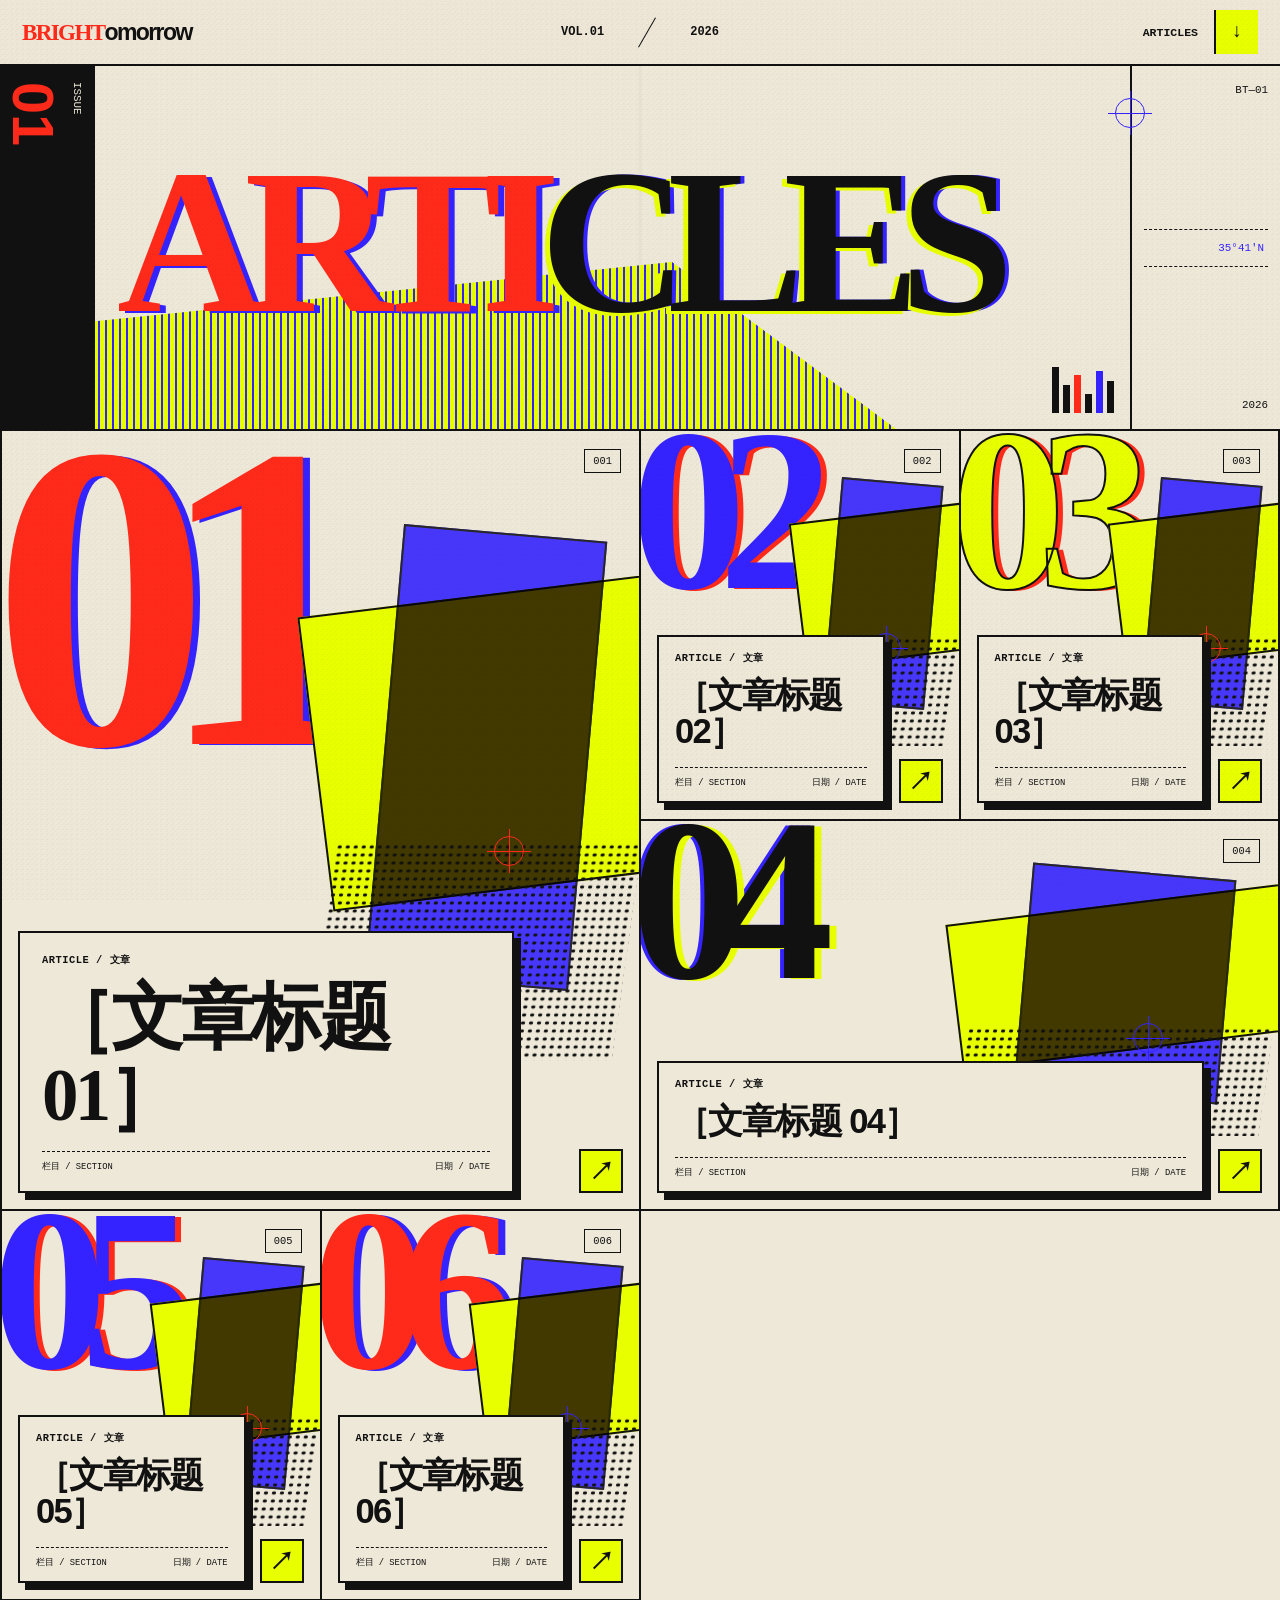
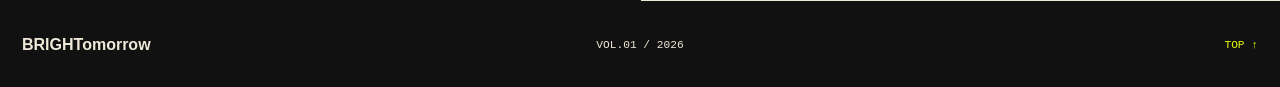
<file: index.html>
<!doctype html>
<html lang="zh-CN">
  <head>
    <meta charset="UTF-8" />
    <meta name="viewport" content="width=device-width, initial-scale=1" />
    <meta name="theme-color" content="#eee8d8" />
    <meta name="description" content="BRIGHTomorrow 中文 Zine" />
    <title>BRIGHTomorrow — 中文 Zine</title>
    <link rel="stylesheet" href="styles.css" />
  </head>
  <body>
    <div class="zine-shell">
      <div class="paper-noise" aria-hidden="true"></div>

      <header class="site-header">
        <a class="wordmark" href="#top" aria-label="BRIGHTomorrow 首页">
          <span>BRIGHT</span>omorrow
        </a>
        <div class="issue-lockup" aria-label="第一期，2026 年">
          <span>VOL.01</span><i></i><span>2026</span>
        </div>
        <a class="article-jump" href="#articles">
          <span>ARTICLES</span><span class="jump-icon" aria-hidden="true">↓</span>
        </a>
      </header>

      <main id="top">
        <section class="front-matter" aria-labelledby="issue-heading">
          <div class="front-label"><span>ISSUE</span><b>01</b></div>
          <h1 id="issue-heading" aria-label="BRIGHTomorrow 第一期文章">
            <span>ARTI</span><span class="offset-word">CLES</span>
          </h1>
          <div class="front-code" aria-hidden="true">
            <span>BT—01</span><span>35°41′N</span><span>2026</span>
          </div>
          <div class="front-bars" aria-hidden="true">
            <span></span><span></span><span></span><span></span><span></span><span></span>
          </div>
          <span class="registration-mark" aria-hidden="true"></span>
        </section>

        <section class="article-grid" id="articles" aria-label="文章"></section>
      </main>

      <footer class="site-footer">
        <span>BRIGHTomorrow</span><span>VOL.01 / 2026</span><a href="#top">TOP ↑</a>
      </footer>
    </div>
    <script src="markdown.js" defer></script>
    <script src="app.js" defer></script>
  </body>
</html>
</file>
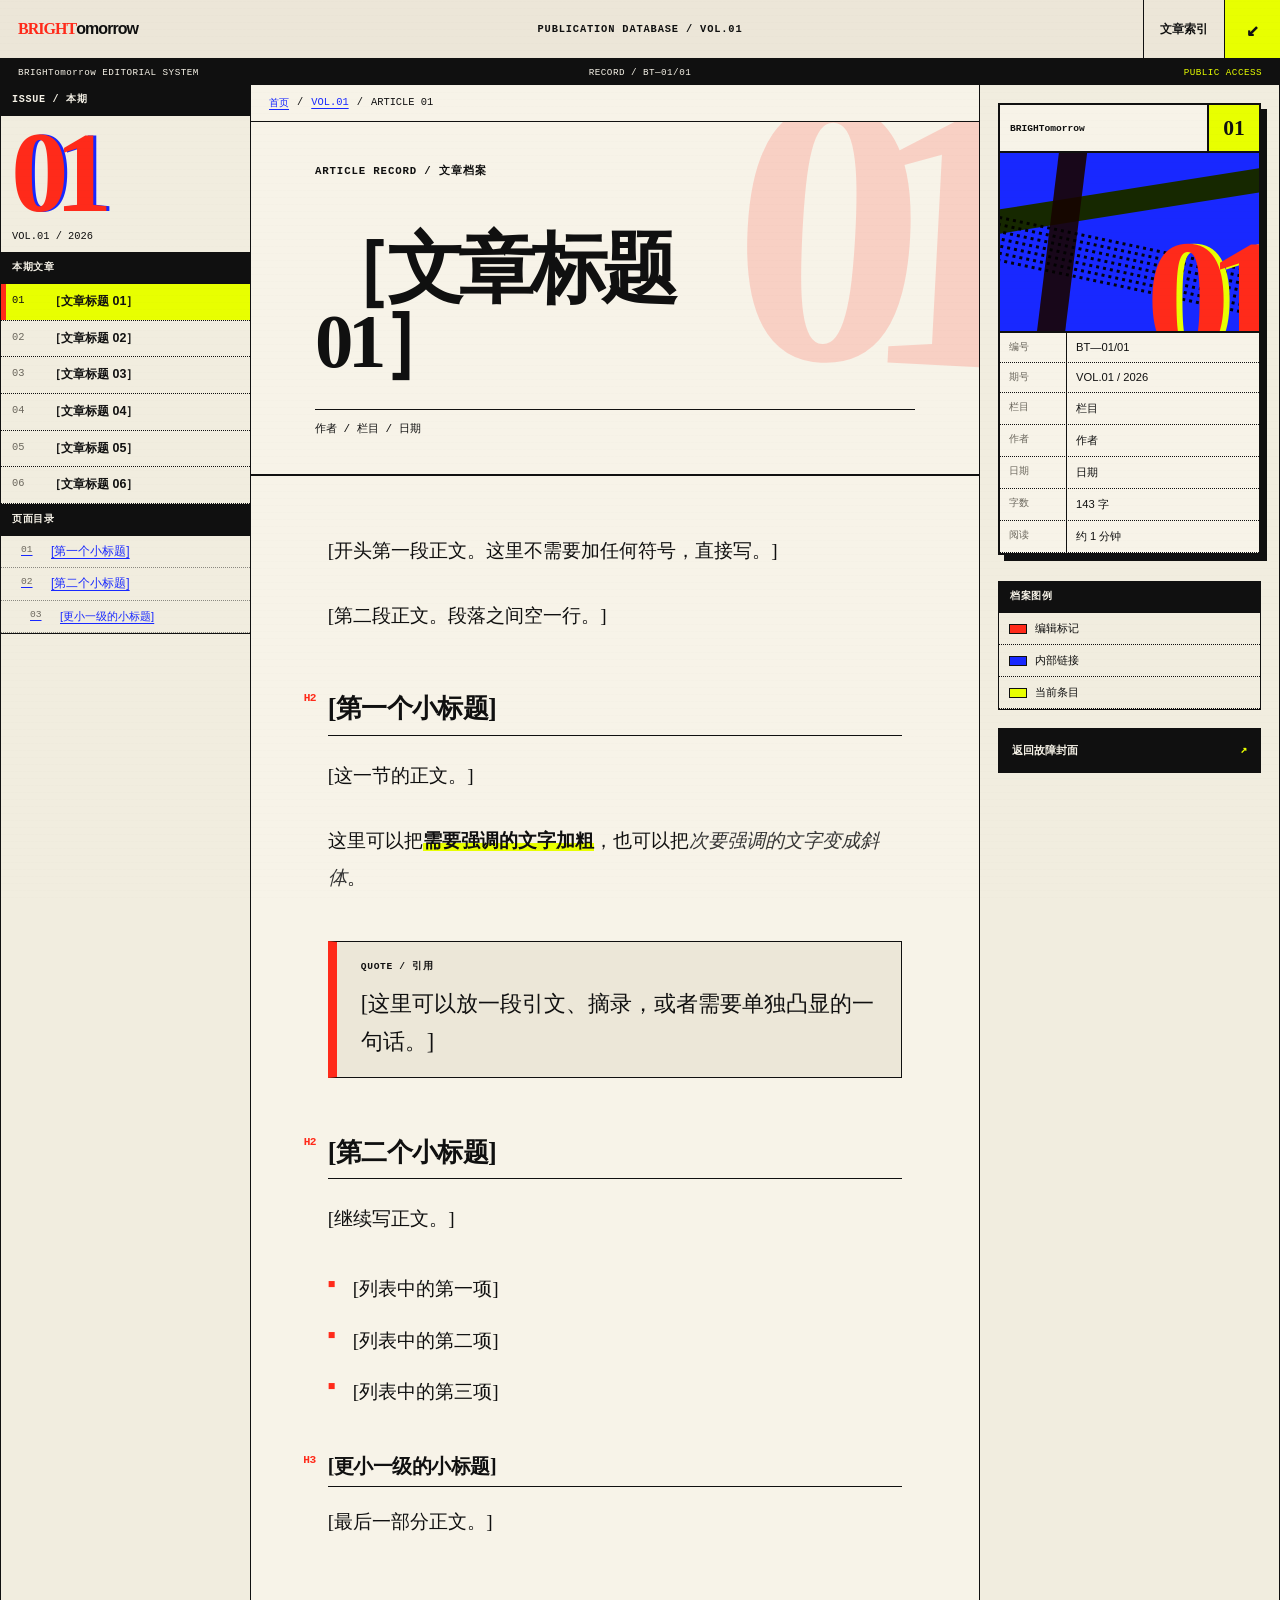
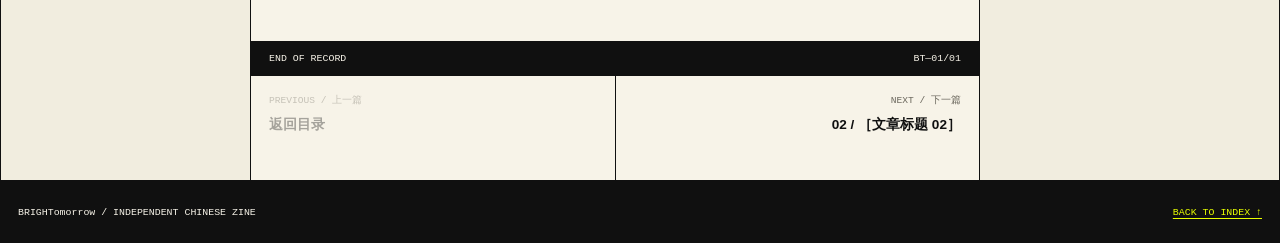
<file: article.html>
<!doctype html>
<html lang="zh-CN">
  <head>
    <meta charset="UTF-8" />
    <meta name="viewport" content="width=device-width, initial-scale=1" />
    <meta name="theme-color" content="#ece7d8" />
    <meta name="description" content="BRIGHTomorrow 文章档案" />
    <title>文章档案 — BRIGHTomorrow</title>
    <link rel="stylesheet" href="article.css" />
  </head>
  <body>
    <div class="archive-noise" aria-hidden="true"></div>

    <header class="archive-header">
      <a class="archive-wordmark" href="index.html" aria-label="返回 BRIGHTomorrow 首页">
        <span>BRIGHT</span>omorrow
      </a>
      <p>PUBLICATION DATABASE / VOL.01</p>
      <a class="index-button" href="index.html#articles">文章索引 <span>↙</span></a>
    </header>

    <div class="system-strip" aria-label="档案状态">
      <span>BRIGHTomorrow EDITORIAL SYSTEM</span>
      <span id="system-record">RECORD / --</span>
      <span>PUBLIC ACCESS</span>
    </div>

    <main class="archive-layout" id="archive-layout" aria-live="polite">
      <aside class="archive-sidebar" aria-label="本期导航">
        <section class="side-module issue-module">
          <p class="module-label">ISSUE / 本期</p>
          <div class="issue-number">01</div>
          <p>VOL.01 / 2026</p>
        </section>

        <nav class="side-module" aria-labelledby="issue-nav-title">
          <h2 id="issue-nav-title">本期文章</h2>
          <ol class="issue-navigation" id="issue-navigation"></ol>
        </nav>

        <nav class="side-module toc-module" aria-labelledby="toc-title">
          <h2 id="toc-title">页面目录</h2>
          <ol id="article-toc"></ol>
        </nav>
      </aside>

      <article class="archive-article">
        <nav class="breadcrumbs" aria-label="面包屑导航">
          <a href="index.html">首页</a><span>/</span>
          <a href="index.html#articles">VOL.01</a><span>/</span>
          <span id="breadcrumb-number">ARTICLE --</span>
        </nav>

        <header class="article-heading">
          <p class="article-kicker">ARTICLE RECORD / 文章档案</p>
          <div class="article-ghost-number" id="article-ghost-number" aria-hidden="true">--</div>
          <h1 id="article-title">正在读取文章……</h1>
          <p class="article-byline" id="article-byline">BRIGHTomorrow / VOL.01</p>
        </header>

        <dl class="mobile-record" id="mobile-record" aria-label="文章资料"></dl>

        <div class="article-body" id="article-body">
          <p class="loading-copy">LOADING RECORD……</p>
        </div>

        <footer class="article-end">
          <span>END OF RECORD</span>
          <span id="end-record">BT—01/--</span>
        </footer>

        <nav class="article-pagination" aria-label="文章翻页">
          <a id="previous-article" href="index.html#articles"><small>PREVIOUS / 上一篇</small><strong>返回目录</strong></a>
          <a id="next-article" href="index.html#articles"><small>NEXT / 下一篇</small><strong>返回目录</strong></a>
        </nav>
      </article>

      <aside class="archive-infobox" aria-label="文章资料卡">
        <section class="record-card">
          <header>
            <span>BRIGHTomorrow</span>
            <b id="record-number">--</b>
          </header>
          <div class="record-glitch" aria-hidden="true"><i></i><i></i><i></i><span id="record-watermark">--</span></div>
          <dl id="article-record"></dl>
        </section>

        <section class="side-module legend-module">
          <h2>档案图例</h2>
          <p><span class="legend-swatch swatch-red"></span>编辑标记</p>
          <p><span class="legend-swatch swatch-blue"></span>内部链接</p>
          <p><span class="legend-swatch swatch-yellow"></span>当前条目</p>
        </section>

        <a class="return-poster" href="index.html">返回故障封面 <span>↗</span></a>
      </aside>
    </main>

    <footer class="archive-footer">
      <span>BRIGHTomorrow / INDEPENDENT CHINESE ZINE</span>
      <a href="index.html#top">BACK TO INDEX ↑</a>
    </footer>

    <script src="markdown.js" defer></script>
    <script src="article.js" defer></script>
  </body>
</html>
</file>
<file: styles.css>
:root {
  --paper: #eee8d8;
  --ink: #111111;
  --red: #ff2a1a;
  --blue: #3423ff;
  --yellow: #e8ff00;
  --line: 2px solid var(--ink);
}

* { box-sizing: border-box; }
html { scroll-behavior: smooth; }
body {
  margin: 0;
  background: var(--paper);
  color: var(--ink);
  font-family: Arial, "Noto Sans SC", "PingFang SC", "Microsoft YaHei", sans-serif;
}
a { color: inherit; text-decoration: none; }
::selection { background: var(--blue); color: var(--yellow); }

.zine-shell {
  position: relative;
  min-height: 100vh;
  overflow: clip;
  background: linear-gradient(90deg, transparent 0 49.8%, rgba(17,17,17,.035) 50%, transparent 50.2%), var(--paper);
}
.paper-noise {
  position: fixed;
  inset: 0;
  z-index: 20;
  pointer-events: none;
  opacity: .22;
  mix-blend-mode: multiply;
  background-image: repeating-radial-gradient(circle at 17% 31%, rgba(17,17,17,.15) 0 .45px, transparent .6px 3px), repeating-linear-gradient(93deg, transparent 0 4px, rgba(17,17,17,.025) 5px 6px);
  background-size: 5px 5px, 100% 7px;
}

.site-header {
  position: relative;
  z-index: 10;
  display: grid;
  grid-template-columns: 1fr auto 1fr;
  align-items: center;
  min-height: 66px;
  padding: 0 22px;
  border-bottom: var(--line);
  background: rgba(238,232,216,.93);
}
.wordmark { width: fit-content; font-size: clamp(1rem,1.8vw,1.45rem); font-weight: 900; letter-spacing: -.07em; }
.wordmark span { font-family: Georgia, serif; color: var(--red); }
.issue-lockup { display: flex; align-items: center; gap: 26px; font-family: monospace; font-size: .75rem; font-weight: 700; }
.issue-lockup i { width: 34px; height: 1px; background: var(--ink); transform: rotate(-60deg); }
.article-jump { justify-self: end; display: flex; align-items: center; gap: 16px; font: 800 .72rem monospace; }
.jump-icon { display: grid; place-items: center; width: 44px; height: 44px; border-left: var(--line); background: var(--yellow); font-size: 1.2rem; transition: .18s; }
.article-jump:hover .jump-icon { color: var(--paper); background: var(--blue); transform: translateY(3px); }

.front-matter {
  position: relative;
  display: grid;
  grid-template-columns: 95px 1fr 150px;
  min-height: 365px;
  border-bottom: var(--line);
  isolation: isolate;
}
.front-matter::before {
  content: "";
  position: absolute;
  inset: 0 30% 0 0;
  z-index: -1;
  background: repeating-linear-gradient(90deg,var(--blue) 0 2px,transparent 2px 7px),var(--yellow);
  clip-path: polygon(0 73%,75% 54%,100% 100%,0 100%);
}
.front-label { display: flex; flex-direction: column; justify-content: space-between; padding: 16px 10px 18px; border-right: var(--line); background: var(--ink); color: var(--paper); font: .68rem monospace; writing-mode: vertical-rl; }
.front-label b { color: var(--red); font: 900 3.6rem/.8 Arial Black,Arial,sans-serif; }
.front-matter h1 { align-self: center; margin: 0; padding: 12px 22px 24px; font: 900 clamp(5.4rem,16vw,14.5rem)/.69 Georgia,serif; letter-spacing: -.1em; color: var(--red); text-shadow: 6px 2px 0 var(--blue); white-space: nowrap; }
.offset-word { color: var(--ink); text-shadow: -5px 3px 0 var(--yellow),4px 0 0 var(--blue); }
.front-code { display: flex; flex-direction: column; justify-content: space-between; padding: 18px 12px; border-left: var(--line); font: .68rem monospace; text-align: right; }
.front-code span:nth-child(2) { padding: 12px 4px; border-block: 1px dashed var(--ink); color: var(--blue); }
.front-bars { position: absolute; right: 166px; bottom: 16px; display: flex; align-items: flex-end; gap: 4px; height: 46px; }
.front-bars span { width: 7px; background: var(--ink); }
.front-bars span:nth-child(1){height:100%}.front-bars span:nth-child(2){height:60%}.front-bars span:nth-child(3){height:82%;background:var(--red)}.front-bars span:nth-child(4){height:42%}.front-bars span:nth-child(5){height:92%;background:var(--blue)}.front-bars span:nth-child(6){height:70%}
.registration-mark { position: absolute; width: 30px; height: 30px; border: 1px solid currentColor; border-radius: 50%; }
.registration-mark::before,.registration-mark::after { content:""; position:absolute; background:currentColor; }
.registration-mark::before { left:50%; top:-8px; width:1px; height:44px; }
.registration-mark::after { top:50%; left:-8px; width:44px; height:1px; }
.front-matter > .registration-mark { right:135px; top:32px; color:var(--blue); }

.article-grid { display:grid; grid-template-columns:repeat(4,minmax(0,1fr)); border-left:var(--line); }
.article-card { position:relative; min-height:390px; border-right:var(--line); border-bottom:var(--line); overflow:hidden; }
.article-card--feature { grid-column:span 2; grid-row:span 2; min-height:780px; }
.article-card--wide { grid-column:span 2; }
.article-link { position:absolute; inset:0; display:grid; grid-template-rows:1fr auto; padding:16px; isolation:isolate; }
.article-link::before { content:""; position:absolute; inset:0; z-index:-2; background:var(--paper); }
.article-link::after { content:""; position:absolute; inset:10px; z-index:-1; border:2px solid currentColor; opacity:0; transform:translate(5px,-4px); transition:.14s; }
.article-link:hover::after,.article-link:focus-visible::after { opacity:1; transform:none; }
.card-no { position:absolute; z-index:-1; top:-18px; left:-10px; font:900 clamp(9rem,18vw,17rem)/.85 Georgia,serif; letter-spacing:-.12em; color:var(--red); text-shadow:7px 1px 0 var(--blue); transition:.18s; }
.article-card--feature .card-no { font-size:clamp(15rem,34vw,34rem); }
.tone-blue .card-no { color:var(--blue); text-shadow:6px 1px 0 var(--red); }
.tone-yellow .card-no { color:var(--yellow); -webkit-text-stroke:2px var(--ink); text-shadow:6px 1px 0 var(--red); }
.tone-black .card-no { color:var(--ink); text-shadow:7px 1px 0 var(--yellow),-4px 0 0 var(--blue); }
.article-link:hover .card-no { transform:translate(5px,-2px); text-shadow:-5px 2px 0 var(--blue),8px 0 0 var(--yellow); }
.card-art { position:absolute; inset:0; overflow:hidden; z-index:-1; }
.art-plane { position:absolute; display:block; border:var(--line); mix-blend-mode:multiply; }
.art-plane--one { right:-7%; top:21%; width:58%; height:38%; background:var(--yellow); transform:rotate(-7deg); }
.art-plane--two { right:8%; top:13%; width:32%; height:58%; background:var(--blue); opacity:.9; transform:rotate(5deg); }
.art-dots { position:absolute; right:2%; bottom:19%; width:48%; height:28%; background-image:radial-gradient(var(--ink) 1.7px,transparent 1.9px); background-size:8px 8px; transform:skew(-8deg); }
.art-code { position:absolute; top:18px; right:18px; padding:5px 8px; border:1px solid var(--ink); background:var(--paper); font:.65rem monospace; }
.card-copy { align-self:end; position:relative; z-index:2; width:calc(100% - 58px); padding:14px 16px 12px; border:var(--line); background:var(--paper); box-shadow:7px 7px 0 var(--ink); }
.article-card--feature .card-copy { width:min(82%,660px); padding:20px 22px 18px; }
.card-kicker { margin:0 0 12px; font:800 .65rem monospace; letter-spacing:.05em; }
.card-copy h2 { margin:0; font-size:clamp(1.45rem,2.7vw,3.2rem); line-height:1.06; letter-spacing:-.05em; }
.article-card--feature .card-copy h2 { font-family:Georgia,"Noto Serif SC",serif; font-size:clamp(2.5rem,5.7vw,6rem); }
.card-meta { display:flex; justify-content:space-between; gap:12px; margin-top:17px; padding-top:9px; border-top:1px dashed var(--ink); font:.55rem monospace; }
.card-arrow { position:absolute; right:16px; bottom:16px; display:grid; place-items:center; width:44px; height:44px; border:var(--line); background:var(--yellow); font-size:1.55rem; font-weight:900; transition:.15s; }
.article-link:hover .card-arrow { background:var(--red); transform:translate(4px,-4px); }
.article-card .registration-mark { top:52%; right:18%; color:var(--red); }
.article-card:nth-child(even) .registration-mark { color:var(--blue); }

.story-slots { padding-top:60px; }
.story-slot { scroll-margin-top:20px; margin:0 22px 68px; border:var(--line); background:var(--paper); box-shadow:11px 11px 0 var(--ink); }
.story-heading { display:grid; grid-template-columns:minmax(130px,.3fr) 1fr 64px; align-items:stretch; border-bottom:var(--line); }
.story-no { display:grid; place-items:center; border-right:var(--line); background:var(--red); color:var(--paper); font:900 clamp(4rem,9vw,9rem)/1 Georgia,serif; text-shadow:4px 0 var(--blue); }
.story-heading > div { padding:20px 24px 24px; }
.story-heading p { margin:0 0 22px; font:.65rem monospace; }
.story-heading h2 { margin:0; font:900 clamp(2.2rem,5vw,5.4rem)/1 Georgia,"Noto Serif SC",serif; letter-spacing:-.06em; }
.story-heading > a { display:grid; place-items:center; border-left:var(--line); background:var(--yellow); font-size:1.5rem; transition:.15s; }
.story-heading > a:hover { background:var(--blue); color:var(--paper); }
.story-fields { display:grid; grid-template-columns:repeat(3,1fr); border-bottom:var(--line); font:.62rem monospace; }
.story-fields span { padding:12px 16px; border-right:1px solid var(--ink); }
.story-body { display:grid; grid-template-columns:1fr minmax(300px,38%); min-height:460px; }
.article-body { padding:44px 32px; font-family:Georgia,"Noto Serif SC",serif; font-size:clamp(1rem,1.35vw,1.2rem); line-height:1.9; }
.article-body p { max-width:72ch; margin:0 0 1.2em; }
.article-body h2,.article-body h3,.article-body h4 { margin:1.3em 0 .55em; line-height:1.2; }
.article-body blockquote { margin:1.8em 0; padding:10px 22px; border-left:8px solid var(--red); font-size:1.25em; }
.article-body li { margin:.5em 0; }
.empty-copy { display:flex; flex-direction:column; gap:26px; }
.empty-copy i { display:block; height:17px; background:var(--ink); }
.empty-copy i:nth-child(2){width:89%}.empty-copy i:nth-child(3){width:94%}.empty-copy i:nth-child(4){width:71%}.empty-copy i:nth-child(5){width:48%}
.story-graphic { position:relative; display:grid; place-items:center; overflow:hidden; border-left:var(--line); background:var(--blue); }
.story-graphic b { z-index:2; color:var(--red); font:900 clamp(10rem,25vw,24rem)/.7 Georgia,serif; text-shadow:9px 0 var(--yellow); }
.story-graphic i { position:absolute; width:130%; height:20%; background:var(--yellow); transform:rotate(-13deg); mix-blend-mode:multiply; }
.story-graphic i:nth-of-type(2) { transform:rotate(18deg); background-image:radial-gradient(var(--ink) 2px,transparent 2px); background-size:8px 8px; }
.story-graphic i:nth-of-type(3) { width:30%; height:120%; transform:rotate(8deg); background:var(--red); }
.story-graphic.tone-yellow { background:var(--yellow); }
.story-graphic.tone-yellow b { color:var(--ink); text-shadow:8px 0 var(--red); }
.site-footer { display:grid; grid-template-columns:1fr auto 1fr; align-items:center; min-height:86px; padding:16px 22px; border-top:var(--line); background:var(--ink); color:var(--paper); font:.7rem monospace; }
.site-footer span:first-child { font:900 1rem Arial,sans-serif; }
.site-footer a { justify-self:end; color:var(--yellow); }

@media (max-width:900px) {
  .front-matter{grid-template-columns:66px 1fr 86px;min-height:300px}.front-matter h1{font-size:clamp(4rem,15vw,8rem)}
  .article-grid{grid-template-columns:repeat(2,minmax(0,1fr))}.article-card--feature{min-height:650px}
  .story-body{grid-template-columns:1fr}.story-graphic{min-height:330px;border-left:0;border-top:var(--line)}
}
@media (max-width:620px) {
  .site-header{grid-template-columns:1fr auto;min-height:58px;padding-left:14px}.issue-lockup{display:none}.article-jump>span:first-child{display:none}.jump-icon{width:50px;height:56px}
  .front-matter{grid-template-columns:46px 1fr;min-height:250px}.front-code{position:absolute;right:8px;top:8px;gap:4px;padding:0;border:0}.front-code span:nth-child(2){display:none}
  .front-matter h1{align-self:end;padding:10px 8px 40px;font-size:clamp(3.65rem,20vw,6rem);line-height:.74;white-space:normal}.front-bars,.front-matter>.registration-mark{display:none}
  .article-grid{grid-template-columns:1fr}.article-card,.article-card--feature,.article-card--wide{grid-column:auto;grid-row:auto;min-height:470px}.article-card--feature{min-height:590px}.article-card--feature .card-no{font-size:20rem}.card-no{font-size:15rem}
  .card-copy,.article-card--feature .card-copy{width:calc(100% - 52px);padding:14px}.article-card--feature .card-copy h2{font-size:2.6rem}
  .story-slot{margin:0 12px 48px;box-shadow:7px 7px 0 var(--ink)}.story-heading{grid-template-columns:78px 1fr 46px}.story-no{font-size:3.4rem}.story-heading>div{padding:16px 12px}.story-heading h2{font-size:2rem}
  .story-fields{grid-template-columns:1fr}.story-fields span{border-right:0;border-bottom:1px solid var(--ink)}.story-body{min-height:0}.article-body{padding:30px 18px}.story-graphic{min-height:260px}.site-footer{grid-template-columns:1fr auto}.site-footer span:nth-child(2){display:none}
}
@media (prefers-reduced-motion:reduce) {
  html{scroll-behavior:auto}*,*::before,*::after{animation-duration:.01ms!important;animation-iteration-count:1!important;transition-duration:.01ms!important}
}
</file>
<file: article.css>
:root {
  --paper: #ece7d8;
  --paper-light: #f7f3e8;
  --ink: #101010;
  --muted: #6b675d;
  --red: #ff2a1a;
  --blue: #1828ff;
  --yellow: #e8ff00;
  --accent: var(--red);
  --hairline: 1px solid var(--ink);
  --rule: 2px solid var(--ink);
}

* { box-sizing: border-box; }
html { scroll-behavior: smooth; }
body {
  margin: 0;
  background: var(--paper);
  color: var(--ink);
  font-family: Arial, "Noto Sans SC", "PingFang SC", "Microsoft YaHei", sans-serif;
}
body[data-tone="blue"] { --accent: var(--blue); }
body[data-tone="yellow"] { --accent: #bfd400; }
body[data-tone="black"] { --accent: var(--ink); }
a { color: var(--blue); text-decoration-thickness: 1px; text-underline-offset: 3px; }
::selection { color: var(--ink); background: var(--yellow); }

.archive-noise {
  position: fixed;
  inset: 0;
  z-index: 30;
  pointer-events: none;
  opacity: .17;
  mix-blend-mode: multiply;
  background-image:
    repeating-linear-gradient(0deg, transparent 0 5px, rgba(16,16,16,.045) 6px),
    radial-gradient(rgba(16,16,16,.3) .5px, transparent .7px);
  background-size: 100% 7px, 4px 4px;
}

.archive-header {
  position: sticky;
  top: 0;
  z-index: 20;
  display: grid;
  grid-template-columns: 1fr auto 1fr;
  align-items: center;
  min-height: 60px;
  border-bottom: var(--rule);
  background: rgba(236,231,216,.96);
}
.archive-wordmark {
  width: fit-content;
  margin-left: 18px;
  color: var(--ink);
  font-size: 1rem;
  font-weight: 900;
  letter-spacing: -.06em;
  text-decoration: none;
}
.archive-wordmark span { color: var(--red); font-family: Georgia, "Times New Roman", serif; }
.archive-wordmark:hover { text-shadow: -2px 0 var(--blue), 2px 0 var(--yellow); }
.archive-header p { margin: 0; font: 700 .65rem/1 monospace; letter-spacing: .08em; }
.index-button {
  justify-self: end;
  display: flex;
  align-items: center;
  gap: 16px;
  min-height: 58px;
  padding-left: 16px;
  border-left: var(--hairline);
  color: var(--ink);
  font: 700 .72rem monospace;
  text-decoration: none;
}
.index-button span { display: grid; place-items: center; align-self: stretch; width: 56px; background: var(--yellow); border-left: var(--hairline); font-size: 1.3rem; }
.index-button:hover span { color: var(--paper); background: var(--blue); }

.system-strip {
  display: grid;
  grid-template-columns: 1fr auto 1fr;
  gap: 20px;
  padding: 7px 18px 6px;
  border-bottom: var(--hairline);
  background: var(--ink);
  color: var(--paper-light);
  font: .58rem/1.2 monospace;
  letter-spacing: .05em;
}
.system-strip span:last-child { text-align: right; color: var(--yellow); }

.archive-layout {
  display: grid;
  grid-template-columns: minmax(190px, 250px) minmax(0, 820px) minmax(230px, 300px);
  justify-content: center;
  max-width: 1500px;
  min-height: calc(100vh - 94px);
  margin: 0 auto;
  border-inline: var(--hairline);
}
.archive-sidebar,
.archive-infobox { min-width: 0; background: rgba(247,243,232,.46); }
.archive-sidebar { border-right: var(--hairline); }
.archive-infobox { padding: 18px; border-left: var(--hairline); }

.side-module { border-bottom: var(--hairline); }
.side-module > h2,
.module-label {
  margin: 0;
  padding: 9px 11px;
  border-bottom: var(--hairline);
  background: var(--ink);
  color: var(--paper-light);
  font: 700 .63rem/1.2 monospace;
  letter-spacing: .07em;
  text-transform: uppercase;
}
.issue-module { padding-bottom: 10px; }
.issue-module .module-label { margin-bottom: 8px; }
.issue-number { padding: 0 10px; color: var(--accent); font: 900 clamp(5.5rem, 9vw, 8rem)/.85 Georgia, serif; letter-spacing: -.12em; text-shadow: 3px 0 var(--blue); }
.issue-module > p:last-child { margin: 8px 11px 0; font: .65rem monospace; }

.issue-navigation,
#article-toc { margin: 0; padding: 0; list-style: none; }
.issue-navigation li { border-bottom: 1px dotted var(--ink); }
.issue-navigation a {
  display: grid;
  grid-template-columns: 30px 1fr;
  gap: 7px;
  padding: 10px 11px;
  color: var(--ink);
  font-size: .78rem;
  line-height: 1.25;
  text-decoration: none;
}
.issue-navigation a span { color: var(--muted); font: .65rem monospace; }
.issue-navigation a b { font-weight: 600; }
.issue-navigation a:hover { color: var(--blue); background: var(--paper-light); }
.issue-navigation .is-active a { background: var(--yellow); box-shadow: inset 5px 0 0 var(--accent); }
.issue-navigation .is-active a span { color: var(--ink); }

#article-toc li { border-bottom: 1px dotted rgba(16,16,16,.45); }
#article-toc a { display: grid; grid-template-columns: 25px 1fr; gap: 5px; padding: 8px 11px; font-size: .75rem; line-height: 1.3; }
#article-toc a span { color: var(--muted); font: .6rem monospace; }
#article-toc .toc-level-h3 a { padding-left: 20px; }
#article-toc .toc-level-h4 a { padding-left: 29px; font-size: .7rem; }
.toc-empty { padding: 12px 11px; color: var(--muted); font-size: .72rem; }

.archive-article { min-width: 0; background: var(--paper-light); }
.breadcrumbs { display: flex; flex-wrap: wrap; gap: 8px; padding: 11px 18px; border-bottom: var(--hairline); font: .65rem monospace; }
.breadcrumbs a { color: var(--blue); }
.article-heading { position: relative; min-height: 310px; padding: 42px clamp(24px, 5vw, 72px) 38px; border-bottom: var(--rule); overflow: hidden; isolation: isolate; }
.article-kicker { margin: 0 0 56px; font: 700 .67rem monospace; letter-spacing: .08em; }
.article-ghost-number { position: absolute; z-index: -1; top: -44px; right: -15px; color: var(--accent); opacity: .17; font: 900 clamp(14rem, 30vw, 27rem)/.8 Georgia, serif; letter-spacing: -.16em; transform: rotate(3deg); }
.article-heading h1 { position: relative; max-width: 13ch; margin: 0; font: 900 clamp(3rem, 6vw, 6.7rem)/.94 Georgia, "Noto Serif SC", serif; letter-spacing: -.07em; }
.article-heading h1:hover { text-shadow: -3px 0 var(--blue), 3px 0 var(--red); }
.article-byline { margin: 30px 0 0; padding-top: 11px; border-top: var(--hairline); font: .69rem monospace; }

.mobile-record { display: none; }
.article-body { max-width: 760px; min-height: 480px; padding: 56px clamp(24px, 6vw, 78px) 72px; font-family: Georgia, "Noto Serif SC", "Songti SC", serif; font-size: clamp(1.03rem, 1.5vw, 1.22rem); line-height: 1.95; }
.article-body p { margin: 0 0 1.45em; }
.article-body h2,
.article-body h3,
.article-body h4 { scroll-margin-top: 86px; position: relative; margin: 2.2em 0 .8em; padding-bottom: .35em; border-bottom: var(--hairline); line-height: 1.25; letter-spacing: -.025em; }
.article-body h2 { font-size: 2rem; }
.article-body h3 { font-size: 1.65rem; }
.article-body h4 { font-size: 1.25rem; }
.article-body h2::before,
.article-body h3::before,
.article-body h4::before { position: absolute; right: calc(100% + 12px); color: var(--accent); font: 700 .7rem monospace; }
.article-body h2::before { content: "H1"; }
.article-body h3::before { content: "H2"; }
.article-body h4::before { content: "H3"; }
.article-body blockquote { margin: 2em 0; padding: 18px 24px 16px; border: var(--hairline); border-left: 9px solid var(--accent); background: var(--paper); font-size: 1.16em; line-height: 1.7; }
.article-body blockquote::before { content: "QUOTE / 引用"; display: block; margin-bottom: 12px; font: 700 .6rem monospace; letter-spacing: .07em; }
.article-body ul { margin: 1.7em 0; padding: 0; list-style: none; }
.article-body li { position: relative; margin: .72em 0; padding-left: 25px; }
.article-body li::before { content: "■"; position: absolute; left: 0; top: .12em; color: var(--accent); font-size: .65em; }
.article-body strong { background: linear-gradient(transparent 62%, var(--yellow) 62%); }
.article-body em { color: #353535; }
.loading-copy,
.empty-record { color: var(--muted); font-family: monospace; }

.article-end { display: flex; justify-content: space-between; padding: 10px 18px; border-block: var(--rule); background: var(--ink); color: var(--paper-light); font: .62rem monospace; }
.article-pagination { display: grid; grid-template-columns: 1fr 1fr; }
.article-pagination a { display: flex; flex-direction: column; gap: 9px; min-height: 104px; padding: 18px; color: var(--ink); text-decoration: none; }
.article-pagination a + a { align-items: flex-end; border-left: var(--hairline); text-align: right; }
.article-pagination a:hover { background: var(--yellow); }
.article-pagination small { color: var(--muted); font: .6rem monospace; }
.article-pagination strong { max-width: 28ch; font-size: .85rem; }
.article-pagination .is-disabled { opacity: .35; pointer-events: none; }

.record-card { border: var(--rule); background: var(--paper-light); box-shadow: 6px 6px 0 var(--ink); }
.record-card header { display: flex; justify-content: space-between; align-items: center; min-height: 48px; padding-left: 10px; border-bottom: var(--rule); font: 700 .6rem monospace; }
.record-card header b { align-self: stretch; display: grid; place-items: center; min-width: 52px; border-left: var(--rule); background: var(--yellow); font: 900 1.35rem Georgia, serif; }
.record-glitch { position: relative; height: 180px; overflow: hidden; border-bottom: var(--rule); background: var(--blue); }
.record-glitch span { position: absolute; z-index: 2; right: -8px; bottom: -34px; color: var(--red); font: 900 10.5rem/.8 Georgia, serif; letter-spacing: -.14em; text-shadow: 6px 0 var(--yellow); }
.record-glitch i { position: absolute; display: block; width: 140%; height: 24px; left: -20%; top: 20%; background: var(--yellow); transform: rotate(-9deg); mix-blend-mode: multiply; }
.record-glitch i:nth-child(2) { top: 50%; height: 48px; background: radial-gradient(var(--ink) 1.5px, transparent 1.8px); background-size: 7px 7px; transform: rotate(12deg); }
.record-glitch i:nth-child(3) { left: 18%; top: -10%; width: 28px; height: 130%; background: var(--red); transform: rotate(7deg); }
.record-card dl,
.mobile-record { margin: 0; }
.record-card dl > div,
.mobile-record > div { display: grid; grid-template-columns: 67px 1fr; border-bottom: 1px dotted var(--ink); }
.record-card dt,
.record-card dd,
.mobile-record dt,
.mobile-record dd { margin: 0; padding: 8px 9px; font-size: .7rem; }
.record-card dt,
.mobile-record dt { border-right: var(--hairline); color: var(--muted); font: .6rem monospace; }
.record-card dd,
.mobile-record dd { overflow-wrap: anywhere; }

.legend-module { margin-top: 26px; border: var(--hairline); }
.legend-module p { display: flex; align-items: center; gap: 8px; margin: 0; padding: 8px 10px; border-bottom: 1px dotted var(--ink); font-size: .7rem; }
.legend-swatch { width: 18px; height: 10px; border: 1px solid var(--ink); }
.swatch-red { background: var(--red); }
.swatch-blue { background: var(--blue); }
.swatch-yellow { background: var(--yellow); }
.return-poster { display: flex; justify-content: space-between; margin-top: 18px; padding: 13px 12px; border: var(--rule); background: var(--ink); color: var(--paper-light); font: 700 .7rem monospace; text-decoration: none; }
.return-poster span { color: var(--yellow); }
.return-poster:hover { background: var(--blue); }

.missing-record { margin: 10px 0; padding: 24px; border: var(--rule); background: var(--yellow); font-family: Arial, sans-serif; }
.missing-record b { font: 900 1.2rem monospace; }
.missing-record a { font-weight: 700; }
.archive-layout.is-missing .archive-infobox { opacity: .35; }

.archive-footer { display: flex; justify-content: space-between; padding: 25px 18px; border-top: var(--rule); background: var(--ink); color: var(--paper-light); font: .62rem monospace; }
.archive-footer a { color: var(--yellow); }

@media (max-width: 1080px) {
  .archive-layout { grid-template-columns: 190px minmax(0, 1fr); }
  .archive-infobox { grid-column: 2; padding: 24px; border-top: var(--hairline); border-left: var(--hairline); }
  .record-card { max-width: 420px; }
  .legend-module,
  .return-poster { max-width: 420px; }
}

@media (max-width: 720px) {
  .archive-header { grid-template-columns: 1fr auto; min-height: 54px; }
  .archive-header p { display: none; }
  .archive-wordmark { margin-left: 12px; }
  .index-button { min-height: 52px; }
  .index-button > span { width: 48px; }
  .system-strip { grid-template-columns: 1fr auto; padding-inline: 12px; }
  .system-strip span:first-child { display: none; }
  .archive-layout { display: flex; flex-direction: column; border: 0; }
  .archive-sidebar { order: 2; border-right: 0; border-top: var(--rule); }
  .archive-article { order: 1; }
  .archive-infobox { order: 3; padding: 18px 12px 28px; border-left: 0; }
  .issue-module { display: none; }
  .toc-module { border-top: var(--hairline); }
  .article-heading { min-height: 270px; padding: 34px 18px 28px; }
  .article-kicker { margin-bottom: 46px; }
  .article-heading h1 { font-size: clamp(2.8rem, 13vw, 4.5rem); }
  .article-byline { line-height: 1.5; }
  .mobile-record { display: block; border-bottom: var(--rule); }
  .article-body { padding: 38px 25px 54px; font-size: 1.04rem; }
  .article-body h2::before,
  .article-body h3::before,
  .article-body h4::before { position: static; display: block; margin-bottom: 5px; }
  .article-pagination { grid-template-columns: 1fr; }
  .article-pagination a + a { align-items: flex-start; border-top: var(--hairline); border-left: 0; text-align: left; }
  .record-card { max-width: none; }
  .legend-module,
  .return-poster { max-width: none; }
  .archive-footer { flex-direction: column; gap: 14px; }
}

@media (prefers-reduced-motion: reduce) {
  html { scroll-behavior: auto; }
  *, *::before, *::after { transition-duration: .01ms !important; }
}
</file>
